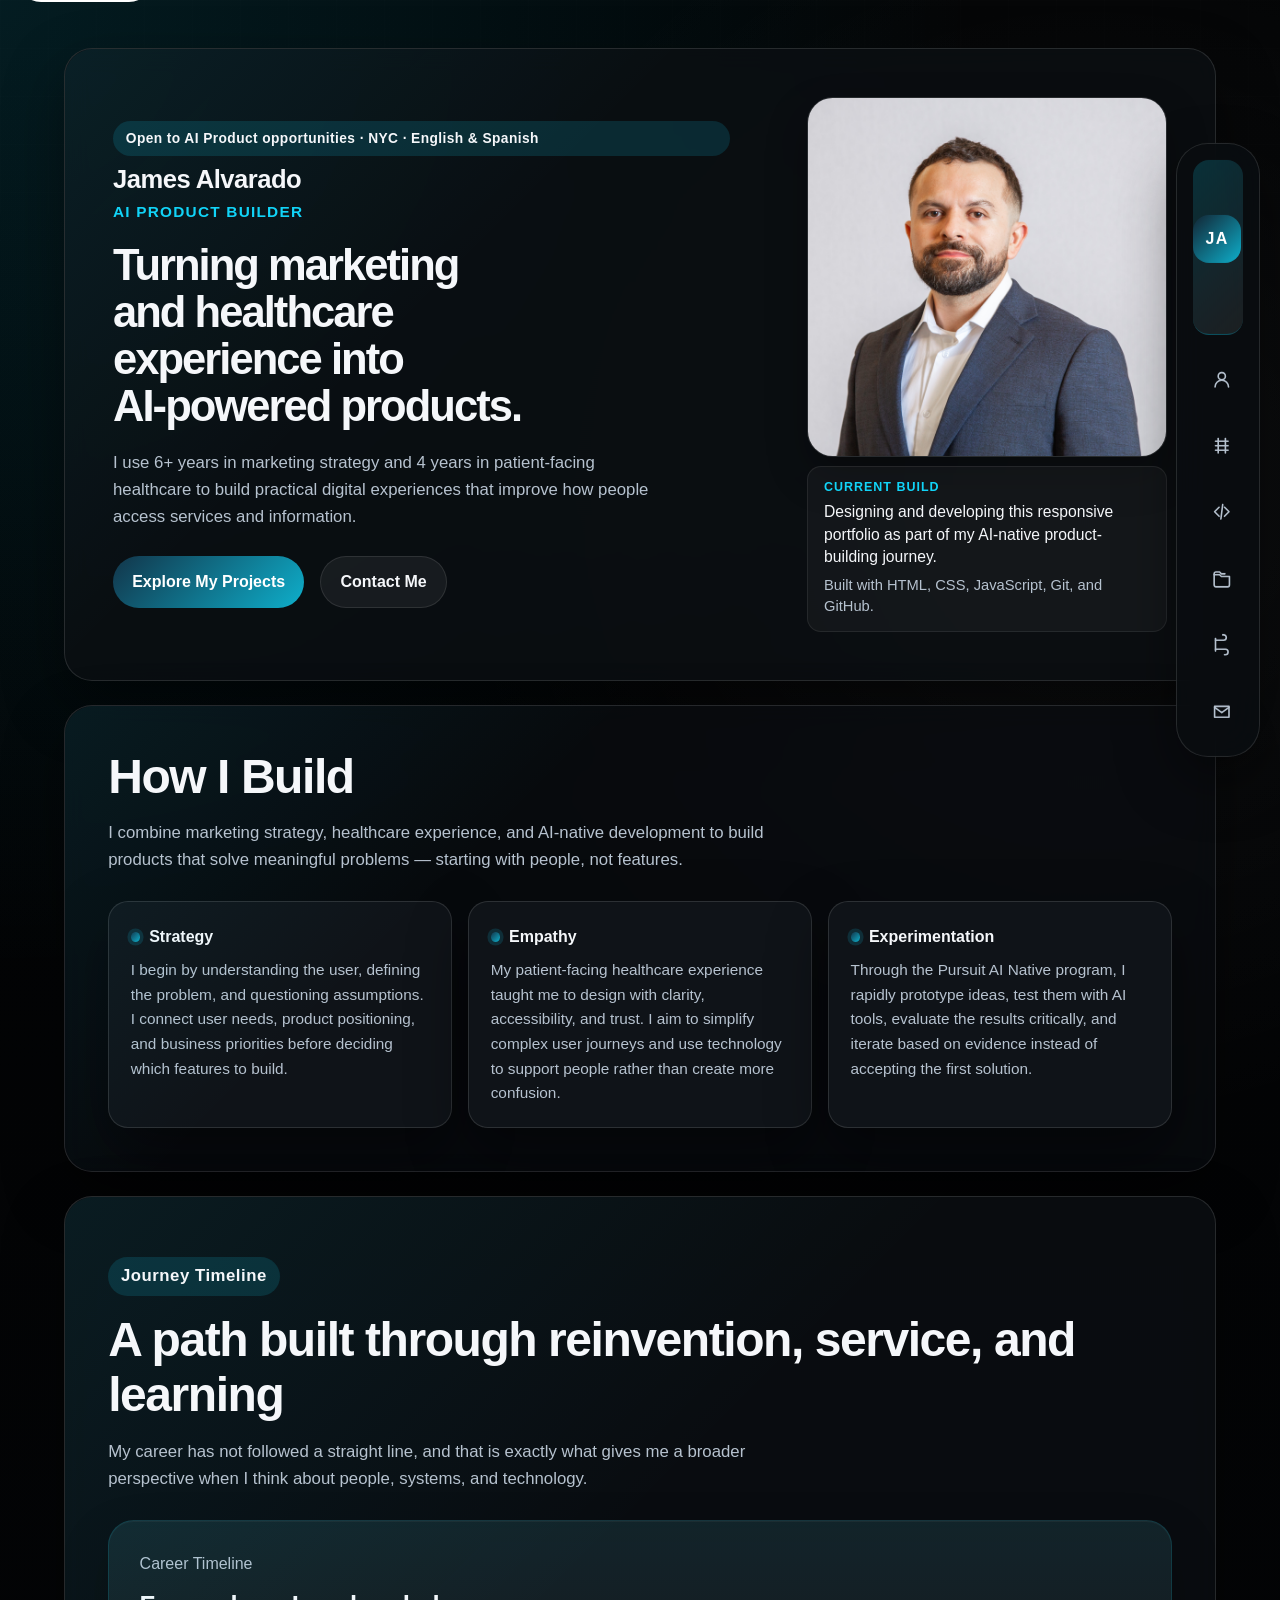
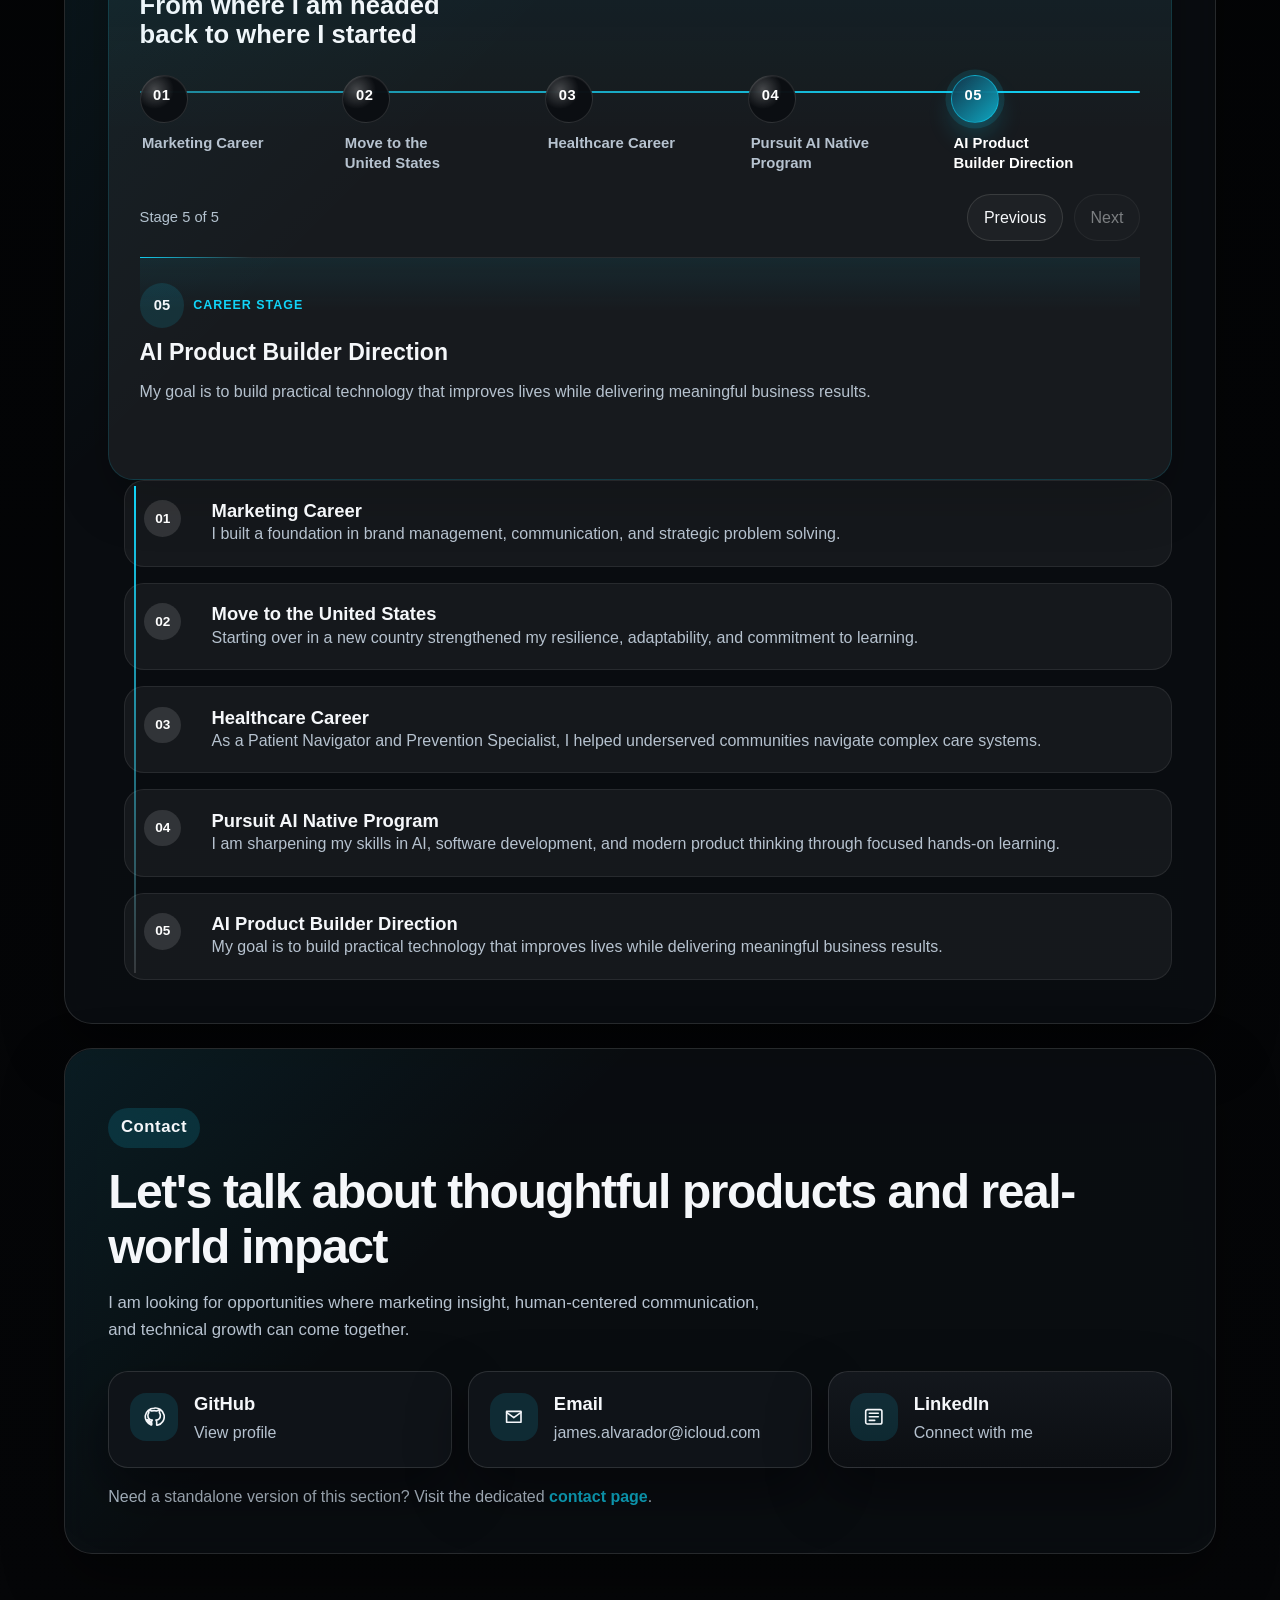
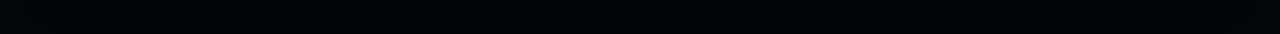
<file: index.html>
<!DOCTYPE html>
<html lang="en">
  <head>
    <meta charset="UTF-8" />
    <meta name="viewport" content="width=device-width, initial-scale=1.0" />
    <meta
      name="description"
      content="James Alvarado is a bilingual marketing professional and healthcare worker transitioning into AI and web development."
    />
    <title>James Alvarado | Portfolio</title>
    <link rel="stylesheet" href="styles.css" />
    <script src="script.js" defer></script>
  </head>
  <body>
    <a class="skip-link" href="#main-content">Skip to content</a>

    <aside class="sidebar" data-sidebar>
      <nav class="sidebar-shell" aria-label="Primary">
        <a class="sidebar-brand sidebar-home-link" href="index.html#home" aria-label="Home">
          <div class="brand-mark" aria-hidden="true">JA</div>
          <div class="brand-copy">
            <p class="brand-name">James Alvarado</p>
            <p class="brand-role">Marketing + Healthcare + AI</p>
          </div>
        </a>

        <ul class="nav-list">
          <li>
            <a class="nav-link" href="about.html#about" aria-label="About me">
              <span class="nav-icon" aria-hidden="true">
                <svg viewBox="0 0 24 24" role="presentation">
                  <path d="M12 12a4 4 0 1 0 0-8 4 4 0 0 0 0 8Z" />
                  <path d="M4.5 20a7.5 7.5 0 0 1 15 0" />
                </svg>
              </span>
              <span class="nav-label">About Me</span>
            </a>
          </li>
          <li>
            <a class="nav-link" href="about.html#bring" aria-label="What I bring">
              <span class="nav-icon" aria-hidden="true">
                <svg viewBox="0 0 24 24" role="presentation">
                  <path d="M5 7h14" />
                  <path d="M5 12h14" />
                  <path d="M5 17h14" />
                  <path d="M8 4v16" />
                  <path d="M16 4v16" />
                </svg>
              </span>
              <span class="nav-label">What I Bring</span>
            </a>
          </li>
          <li>
            <a class="nav-link" href="skills.html#skills" aria-label="Skills">
              <span class="nav-icon" aria-hidden="true">
                <svg viewBox="0 0 24 24" role="presentation">
                  <path d="m9 7-5 5 5 5" />
                  <path d="m15 7 5 5-5 5" />
                  <path d="M13 4 11 20" />
                </svg>
              </span>
              <span class="nav-label">Skills</span>
            </a>
          </li>
          <li>
            <a class="nav-link" href="projects.html#projects" aria-label="Projects">
              <span class="nav-icon" aria-hidden="true">
                <svg viewBox="0 0 24 24" role="presentation">
                  <path d="M3.5 7.5h6l2 2h9v9.5a2 2 0 0 1-2 2h-13a2 2 0 0 1-2-2Z" />
                  <path d="M3.5 7.5v-1a2 2 0 0 1 2-2h4l2 2h4" />
                </svg>
              </span>
              <span class="nav-label">Projects</span>
            </a>
          </li>
          <li>
            <a class="nav-link" href="index.html#journey" aria-label="Journey timeline">
              <span class="nav-icon" aria-hidden="true">
                <svg viewBox="0 0 24 24" role="presentation">
                  <path d="M5 19V5" />
                  <path d="M5 7h9a3 3 0 0 0 0-6h-1" />
                  <path d="M5 17h11a3 3 0 0 1 0 6h-1" />
                </svg>
              </span>
              <span class="nav-label">Journey</span>
            </a>
          </li>
          <li>
            <a class="nav-link" href="index.html#contact" aria-label="Contact me">
              <span class="nav-icon" aria-hidden="true">
                <svg viewBox="0 0 24 24" role="presentation">
                  <path d="M4 6h16v12H4z" />
                  <path d="m4 7 8 6 8-6" />
                </svg>
              </span>
              <span class="nav-label">Contact Me</span>
            </a>
          </li>
        </ul>
      </nav>
    </aside>

    <main id="main-content" class="page-shell home-page-shell">
      <section class="hero reveal visible" id="home">
        <div class="hero-copy">
          <p class="eyebrow">Open to AI Product opportunities &middot; NYC &middot; English &amp; Spanish</p>
          <p class="hero-name">James Alvarado</p>
          <p class="hero-role">AI PRODUCT BUILDER</p>
          <h1 class="hero-title">
            Turning marketing and healthcare experience into <span class="keep-together">AI-powered</span> products.
          </h1>

          <p class="hero-intro">
            I use 6+ years in marketing strategy and 4 years in patient-facing healthcare to build practical digital experiences that improve how people access services and information.
          </p>

          <div class="hero-actions">
            <a class="button button-primary" href="projects.html#projects">Explore My Projects</a>
            <a class="button button-secondary" href="index.html#contact">Contact Me</a>
          </div>
        </div>

        <aside class="hero-panel" aria-label="Profile portrait">
          <img
            class="hero-portrait"
            src="assets/images/james-alvarado.jpg"
            alt="Portrait of James Alvarado"
          />
          <div class="hero-current-build" aria-label="Current build evidence">
            <p class="hero-current-build-label">CURRENT BUILD</p>
            <p class="hero-current-build-text">
              Designing and developing this responsive portfolio as part of my AI-native
              product-building journey.
            </p>
            <p class="hero-current-build-detail">
              Built with HTML, CSS, JavaScript, Git, and GitHub.
            </p>
          </div>
        </aside>
      </section>

      <section class="section reveal how-i-build" id="how-i-build">
        <div class="section-heading section-heading-compact">
          <h2>How I Build</h2>
          <p>
            I combine marketing strategy, healthcare experience, and AI-native development to build products that solve meaningful problems — starting with people, not features.
          </p>
        </div>

        <div class="detail-grid detail-grid--build">
          <article class="detail-card">
            <p class="detail-title">Strategy</p>
            <p class="detail-text">
              I begin by understanding the user, defining the problem, and questioning
              assumptions. I connect user needs, product positioning, and business priorities
              before deciding which features to build.
            </p>
          </article>
          <article class="detail-card">
            <p class="detail-title">Empathy</p>
            <p class="detail-text">
              My patient-facing healthcare experience taught me to design with clarity,
              accessibility, and trust. I aim to simplify complex user journeys and use
              technology to support people rather than create more confusion.
            </p>
          </article>
          <article class="detail-card">
            <p class="detail-title">Experimentation</p>
            <p class="detail-text">
              Through the Pursuit AI Native program, I rapidly prototype ideas, test them
              with AI tools, evaluate the results critically, and iterate based on evidence
              instead of accepting the first solution.
            </p>
          </article>
        </div>
      </section>

      <section class="section reveal" id="journey">
        <div class="section-heading">
          <p class="eyebrow">Journey Timeline</p>
          <h2>A path built through reinvention, service, and learning</h2>
          <p>
            My career has not followed a straight line, and that is exactly what gives me a
            broader perspective when I think about people, systems, and technology.
          </p>
        </div>

        <div class="journey-showcase">
          <section class="hero-timeline-card journey-timeline-card" aria-labelledby="hero-timeline-title">
            <p class="card-label hero-timeline-kicker">Career Timeline</p>
            <h3 class="hero-timeline-title" id="hero-timeline-title">
              From where I am headed back to where I started
            </h3>
            <div class="hero-timeline-nav" role="tablist" aria-label="Career timeline steps"></div>
            <div class="hero-timeline-footer">
              <p class="hero-timeline-status" aria-live="polite"></p>
              <div class="hero-timeline-actions" aria-label="Career timeline controls">
                <button class="hero-timeline-control" type="button" data-journey-direction="prev">
                  Previous
                </button>
                <button class="hero-timeline-control" type="button" data-journey-direction="next">
                  Next
                </button>
              </div>
            </div>
            <div class="hero-timeline-panel" tabindex="0"></div>
          </section>
        </div>

        <div class="timeline timeline-source" hidden aria-hidden="true">
          <article class="timeline-item">
            <span class="timeline-year">01</span>
            <div>
              <h3>Marketing Career</h3>
              <p>
                I built a foundation in brand management, communication, and strategic
                problem solving.
              </p>
            </div>
          </article>
          <article class="timeline-item">
            <span class="timeline-year">02</span>
            <div>
              <h3>Move to the United States</h3>
              <p>
                Starting over in a new country strengthened my resilience, adaptability, and
                commitment to learning.
              </p>
            </div>
          </article>
          <article class="timeline-item">
            <span class="timeline-year">03</span>
            <div>
              <h3>Healthcare Career</h3>
              <p>
                As a Patient Navigator and Prevention Specialist, I helped underserved
                communities navigate complex care systems.
              </p>
            </div>
          </article>
          <article class="timeline-item">
            <span class="timeline-year">04</span>
            <div>
              <h3>Pursuit AI Native Program</h3>
              <p>
                I am sharpening my skills in AI, software development, and modern product
                thinking through focused hands-on learning.
              </p>
            </div>
          </article>
          <article class="timeline-item">
            <span class="timeline-year">05</span>
            <div>
              <h3>AI Product Builder Direction</h3>
              <p>
                My goal is to build practical technology that improves lives while delivering
                meaningful business results.
              </p>
            </div>
          </article>
        </div>
      </section>

      <section class="section reveal" id="contact">
        <div class="section-heading">
          <p class="eyebrow">Contact</p>
          <h2>Let&apos;s talk about thoughtful products and real-world impact</h2>
          <p>
            I am looking for opportunities where marketing insight, human-centered
            communication, and technical growth can come together.
          </p>
        </div>

        <div class="contact-grid">
          <a
            class="contact-card"
            href="https://github.com/James-Alvarado"
            target="_blank"
            rel="noreferrer"
          >
            <span class="contact-icon" aria-hidden="true">
              <svg class="icon-filled" viewBox="0 0 24 24" role="presentation">
                <path
                  d="M12 2.5a9.5 9.5 0 0 0-3 18.5c.5.1.7-.2.7-.5v-1.8c-3 .7-3.7-1.3-3.7-1.3-.5-1.2-1.1-1.5-1.1-1.5-.9-.6.1-.6.1-.6 1 .1 1.6 1 1.6 1 .9 1.6 2.4 1.2 3 .9.1-.7.4-1.2.7-1.5-2.4-.3-4.9-1.2-4.9-5.2 0-1.2.4-2.2 1.1-3-.1-.3-.5-1.4.1-2.9 0 0 .9-.3 3 .9a10 10 0 0 1 5.5 0c2.1-1.2 3-.9 3-.9.6 1.5.2 2.6.1 2.9.7.8 1.1 1.8 1.1 3 0 4-2.5 4.9-4.9 5.2.4.3.8 1 .8 2.1v3.1c0 .3.2.6.7.5A9.5 9.5 0 0 0 12 2.5Z"
                />
              </svg>
            </span>
            <div>
              <h3>GitHub</h3>
              <p>View profile</p>
            </div>
          </a>

          <a class="contact-card" href="mailto:james.alvarador@icloud.com">
            <span class="contact-icon" aria-hidden="true">
              <svg viewBox="0 0 24 24" role="presentation">
                <path d="M4 6h16v12H4z" />
                <path d="m4 7 8 6 8-6" />
              </svg>
            </span>
            <div>
              <h3>Email</h3>
              <p>james.alvarador@icloud.com</p>
            </div>
          </a>

          <a
            class="contact-card contact-card-muted"
            href="https://www.linkedin.com/in/james-alvarado-3762a751"
            target="_blank"
            rel="noreferrer"
          >
            <span class="contact-icon" aria-hidden="true">
              <svg viewBox="0 0 24 24" role="presentation">
                <path d="M7 8h10" />
                <path d="M7 12h10" />
                <path d="M7 16h6" />
                <path d="M5 4h14a2 2 0 0 1 2 2v12a2 2 0 0 1-2 2H5a2 2 0 0 1-2-2V6a2 2 0 0 1 2-2Z" />
              </svg>
            </span>
            <div>
              <h3>LinkedIn</h3>
              <p>Connect with me</p>
            </div>
          </a>
        </div>

        <div class="section-note">
          <p>
            Need a standalone version of this section? Visit the dedicated
            <a href="contact.html#contact">contact page</a>.
          </p>
        </div>
      </section>
    </main>
  </body>
</html>
</file>
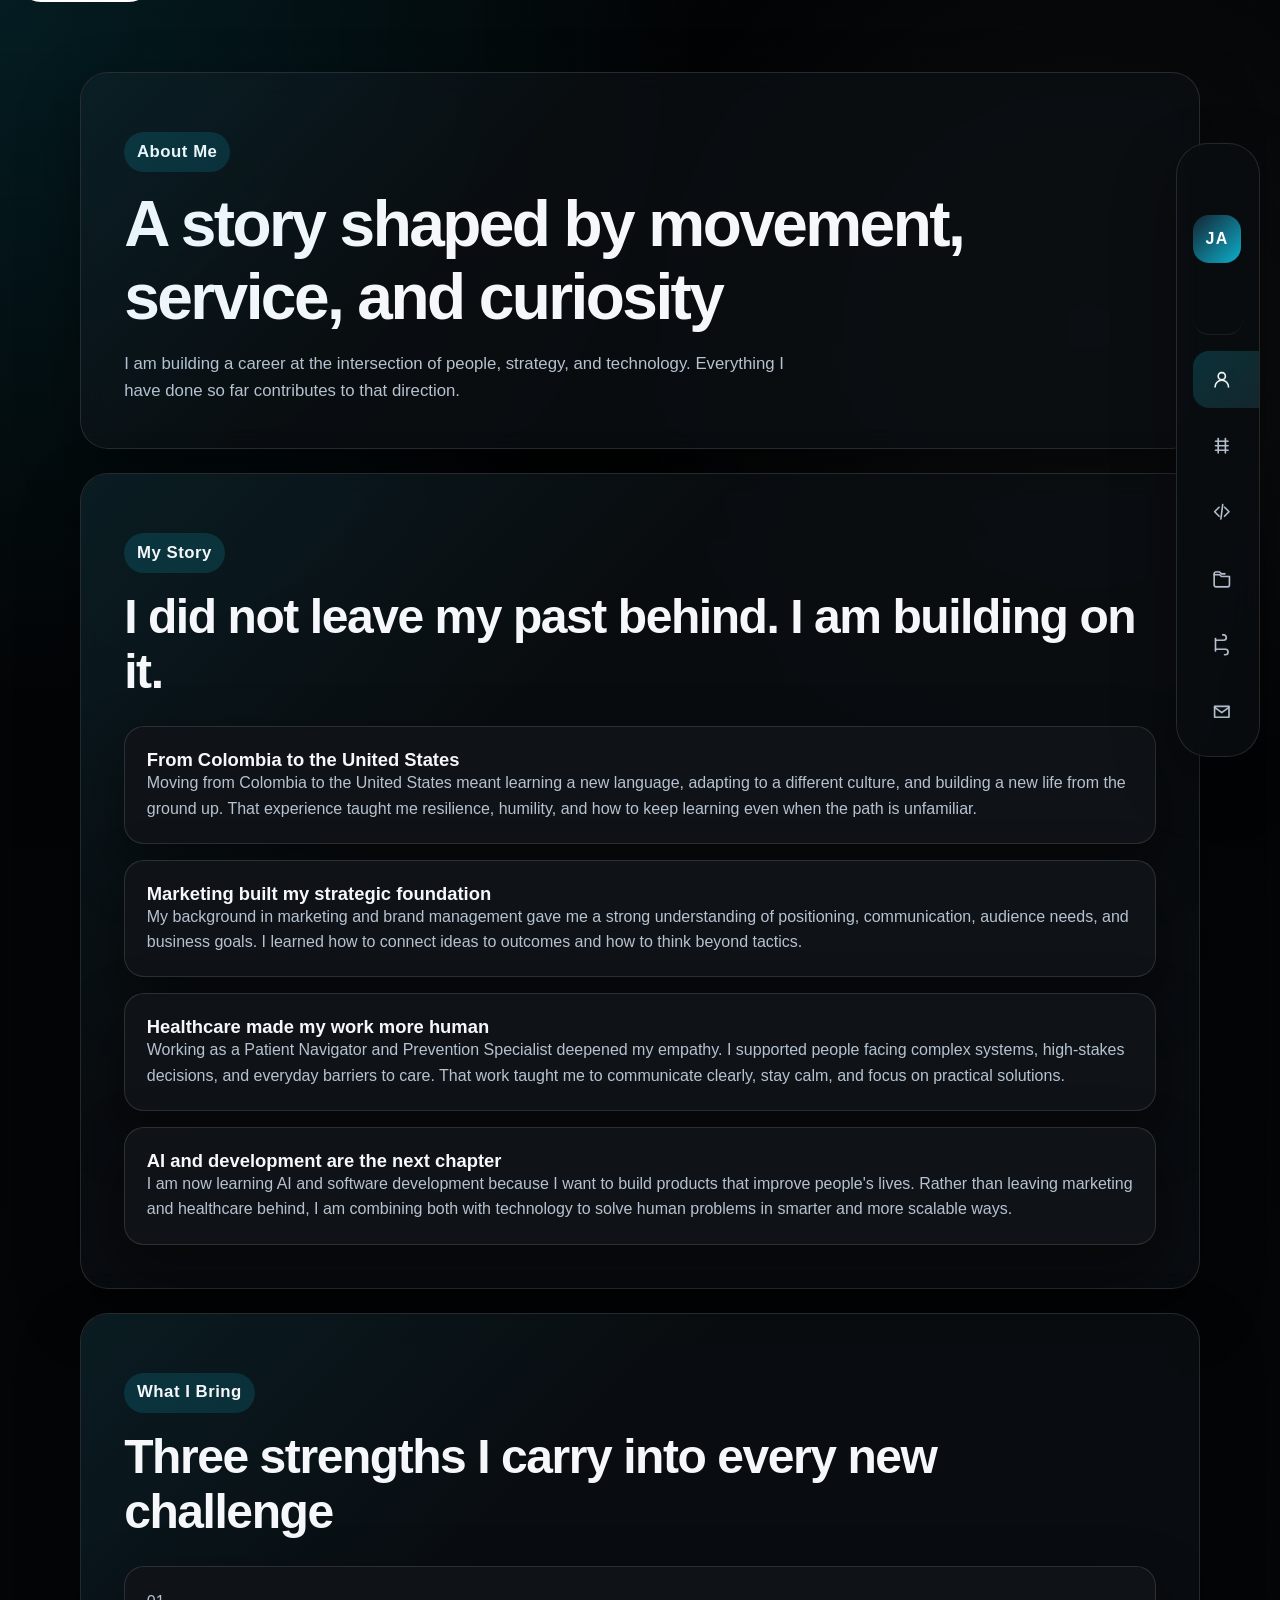
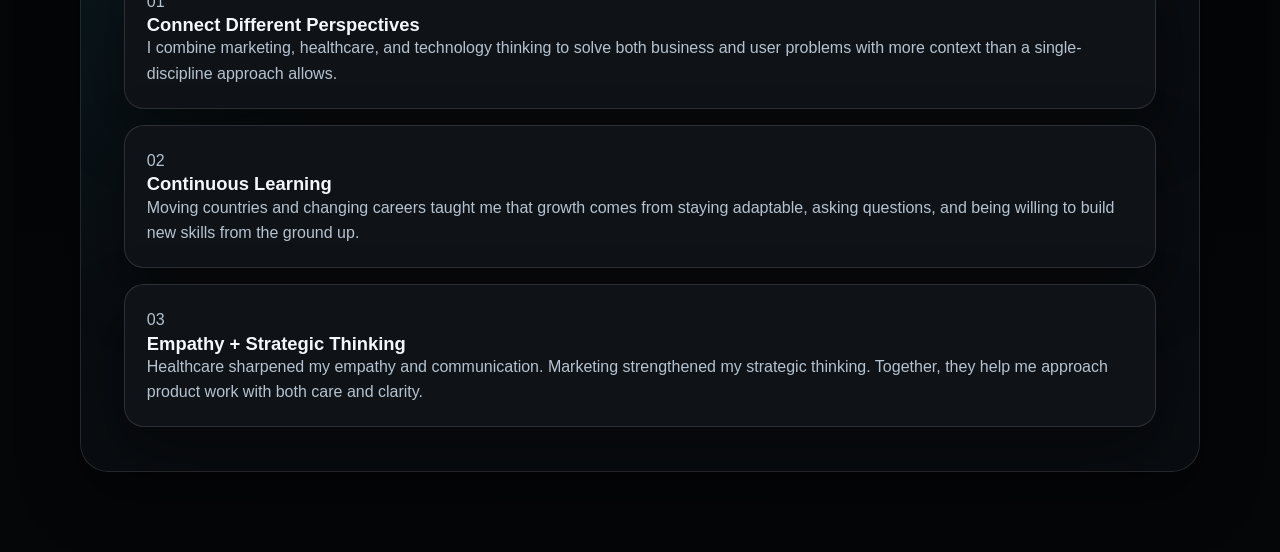
<file: about.html>
<!DOCTYPE html>
<html lang="en">
  <head>
    <meta charset="UTF-8" />
    <meta name="viewport" content="width=device-width, initial-scale=1.0" />
    <meta
      name="description"
      content="Learn more about James Alvarado's story, background, and what he brings to teams."
    />
    <title>About | James Alvarado</title>
    <link rel="stylesheet" href="styles.css" />
    <script src="script.js" defer></script>
  </head>
  <body>
    <a class="skip-link" href="#main-content">Skip to content</a>

    <aside class="sidebar" data-sidebar>
      <nav class="sidebar-shell" aria-label="Primary">
        <a class="sidebar-brand sidebar-home-link" href="index.html#home" aria-label="Home">
          <div class="brand-mark" aria-hidden="true">JA</div>
          <div class="brand-copy">
            <p class="brand-name">James Alvarado</p>
            <p class="brand-role">Marketing + Healthcare + AI</p>
          </div>
        </a>

        <ul class="nav-list">
          <li>
            <a class="nav-link" href="about.html#about" aria-label="About me">
              <span class="nav-icon" aria-hidden="true">
                <svg viewBox="0 0 24 24" role="presentation">
                  <path d="M12 12a4 4 0 1 0 0-8 4 4 0 0 0 0 8Z" />
                  <path d="M4.5 20a7.5 7.5 0 0 1 15 0" />
                </svg>
              </span>
              <span class="nav-label">About Me</span>
            </a>
          </li>
          <li>
            <a class="nav-link" href="about.html#bring" aria-label="What I bring">
              <span class="nav-icon" aria-hidden="true">
                <svg viewBox="0 0 24 24" role="presentation">
                  <path d="M5 7h14" />
                  <path d="M5 12h14" />
                  <path d="M5 17h14" />
                  <path d="M8 4v16" />
                  <path d="M16 4v16" />
                </svg>
              </span>
              <span class="nav-label">What I Bring</span>
            </a>
          </li>
          <li>
            <a class="nav-link" href="skills.html#skills" aria-label="Skills">
              <span class="nav-icon" aria-hidden="true">
                <svg viewBox="0 0 24 24" role="presentation">
                  <path d="m9 7-5 5 5 5" />
                  <path d="m15 7 5 5-5 5" />
                  <path d="M13 4 11 20" />
                </svg>
              </span>
              <span class="nav-label">Skills</span>
            </a>
          </li>
          <li>
            <a class="nav-link" href="projects.html#projects" aria-label="Projects">
              <span class="nav-icon" aria-hidden="true">
                <svg viewBox="0 0 24 24" role="presentation">
                  <path d="M3.5 7.5h6l2 2h9v9.5a2 2 0 0 1-2 2h-13a2 2 0 0 1-2-2Z" />
                  <path d="M3.5 7.5v-1a2 2 0 0 1 2-2h4l2 2h4" />
                </svg>
              </span>
              <span class="nav-label">Projects</span>
            </a>
          </li>
          <li>
            <a class="nav-link" href="index.html#journey" aria-label="Journey timeline">
              <span class="nav-icon" aria-hidden="true">
                <svg viewBox="0 0 24 24" role="presentation">
                  <path d="M5 19V5" />
                  <path d="M5 7h9a3 3 0 0 0 0-6h-1" />
                  <path d="M5 17h11a3 3 0 0 1 0 6h-1" />
                </svg>
              </span>
              <span class="nav-label">Journey</span>
            </a>
          </li>
          <li>
            <a class="nav-link" href="index.html#contact" aria-label="Contact me">
              <span class="nav-icon" aria-hidden="true">
                <svg viewBox="0 0 24 24" role="presentation">
                  <path d="M4 6h16v12H4z" />
                  <path d="m4 7 8 6 8-6" />
                </svg>
              </span>
              <span class="nav-label">Contact Me</span>
            </a>
          </li>
        </ul>
      </nav>
    </aside>

    <main id="main-content" class="page-shell">
      <section class="page-hero reveal visible" id="about">
        <p class="eyebrow">About Me</p>
        <h1>A story shaped by movement, service, and curiosity</h1>
        <p>
          I am building a career at the intersection of people, strategy, and technology.
          Everything I have done so far contributes to that direction.
        </p>
      </section>

      <section class="section reveal">
        <div class="section-heading">
          <p class="eyebrow">My Story</p>
          <h2>I did not leave my past behind. I am building on it.</h2>
        </div>

        <div class="story-grid">
          <article class="story-card">
            <h3>From Colombia to the United States</h3>
            <p>
              Moving from Colombia to the United States meant learning a new language,
              adapting to a different culture, and building a new life from the ground up.
              That experience taught me resilience, humility, and how to keep learning even
              when the path is unfamiliar.
            </p>
          </article>

          <article class="story-card">
            <h3>Marketing built my strategic foundation</h3>
            <p>
              My background in marketing and brand management gave me a strong understanding
              of positioning, communication, audience needs, and business goals. I learned
              how to connect ideas to outcomes and how to think beyond tactics.
            </p>
          </article>

          <article class="story-card">
            <h3>Healthcare made my work more human</h3>
            <p>
              Working as a Patient Navigator and Prevention Specialist deepened my empathy.
              I supported people facing complex systems, high-stakes decisions, and everyday
              barriers to care. That work taught me to communicate clearly, stay calm, and
              focus on practical solutions.
            </p>
          </article>

          <article class="story-card">
            <h3>AI and development are the next chapter</h3>
            <p>
              I am now learning AI and software development because I want to build products
              that improve people&apos;s lives. Rather than leaving marketing and healthcare
              behind, I am combining both with technology to solve human problems in smarter
              and more scalable ways.
            </p>
          </article>
        </div>
      </section>

      <section class="section reveal" id="bring">
        <div class="section-heading">
          <p class="eyebrow">What I Bring</p>
          <h2>Three strengths I carry into every new challenge</h2>
        </div>

        <div class="three-up-grid">
          <article class="feature-card">
            <p class="card-label">01</p>
            <h3>Connect Different Perspectives</h3>
            <p>
              I combine marketing, healthcare, and technology thinking to solve both business
              and user problems with more context than a single-discipline approach allows.
            </p>
          </article>

          <article class="feature-card">
            <p class="card-label">02</p>
            <h3>Continuous Learning</h3>
            <p>
              Moving countries and changing careers taught me that growth comes from staying
              adaptable, asking questions, and being willing to build new skills from the
              ground up.
            </p>
          </article>

          <article class="feature-card">
            <p class="card-label">03</p>
            <h3>Empathy + Strategic Thinking</h3>
            <p>
              Healthcare sharpened my empathy and communication. Marketing strengthened my
              strategic thinking. Together, they help me approach product work with both care
              and clarity.
            </p>
          </article>
        </div>
      </section>
    </main>
  </body>
</html>
</file>
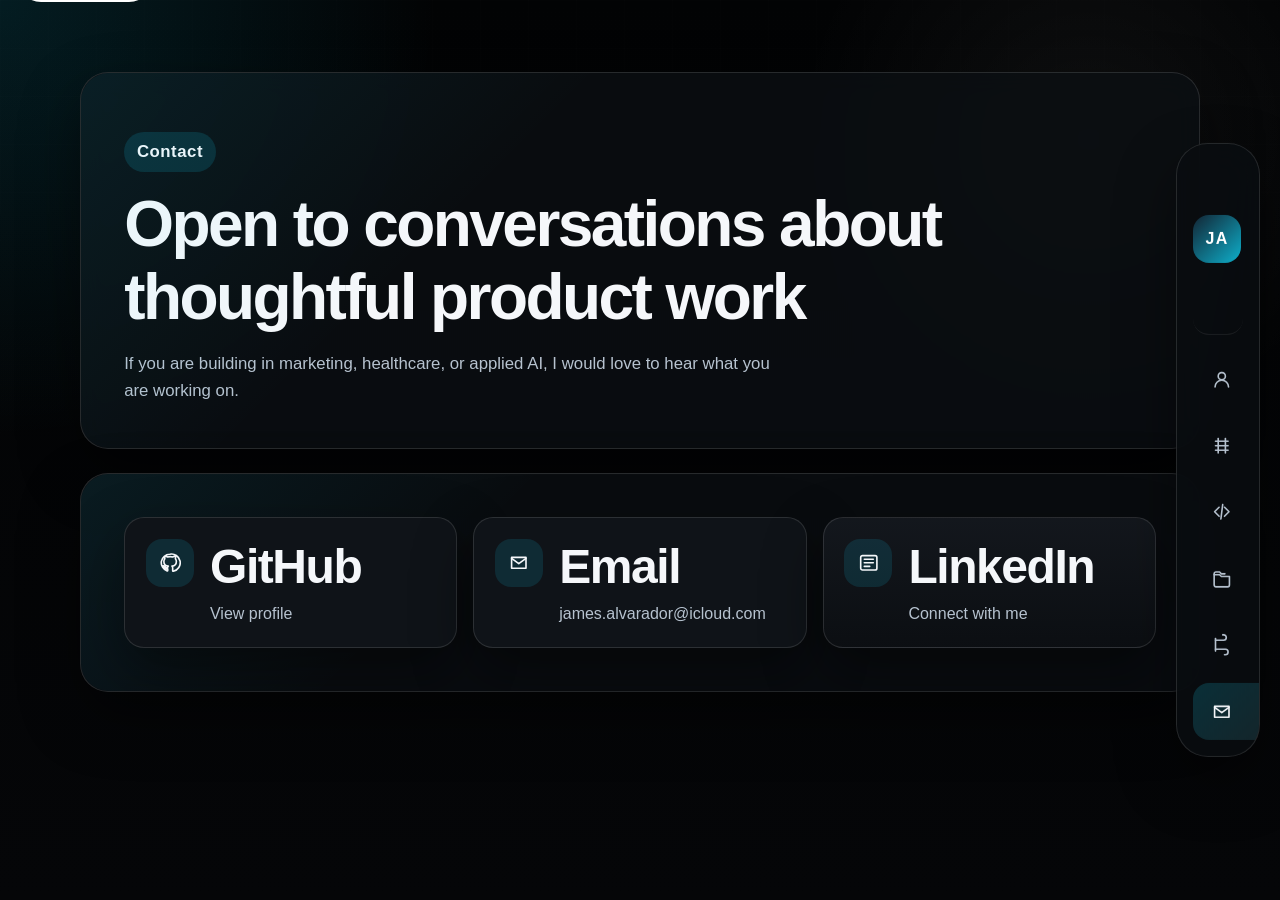
<file: contact.html>
<!DOCTYPE html>
<html lang="en">
  <head>
    <meta charset="UTF-8" />
    <meta name="viewport" content="width=device-width, initial-scale=1.0" />
    <meta
      name="description"
      content="Contact James Alvarado through GitHub, email, or LinkedIn."
    />
    <title>Contact | James Alvarado</title>
    <link rel="stylesheet" href="styles.css" />
    <script src="script.js" defer></script>
  </head>
  <body>
    <a class="skip-link" href="#main-content">Skip to content</a>

    <aside class="sidebar" data-sidebar>
      <nav class="sidebar-shell" aria-label="Primary">
        <a class="sidebar-brand sidebar-home-link" href="index.html#home" aria-label="Home">
          <div class="brand-mark" aria-hidden="true">JA</div>
          <div class="brand-copy">
            <p class="brand-name">James Alvarado</p>
            <p class="brand-role">Marketing + Healthcare + AI</p>
          </div>
        </a>

        <ul class="nav-list">
          <li>
            <a class="nav-link" href="about.html#about" aria-label="About me">
              <span class="nav-icon" aria-hidden="true">
                <svg viewBox="0 0 24 24" role="presentation">
                  <path d="M12 12a4 4 0 1 0 0-8 4 4 0 0 0 0 8Z" />
                  <path d="M4.5 20a7.5 7.5 0 0 1 15 0" />
                </svg>
              </span>
              <span class="nav-label">About Me</span>
            </a>
          </li>
          <li>
            <a class="nav-link" href="about.html#bring" aria-label="What I bring">
              <span class="nav-icon" aria-hidden="true">
                <svg viewBox="0 0 24 24" role="presentation">
                  <path d="M5 7h14" />
                  <path d="M5 12h14" />
                  <path d="M5 17h14" />
                  <path d="M8 4v16" />
                  <path d="M16 4v16" />
                </svg>
              </span>
              <span class="nav-label">What I Bring</span>
            </a>
          </li>
          <li>
            <a class="nav-link" href="skills.html#skills" aria-label="Skills">
              <span class="nav-icon" aria-hidden="true">
                <svg viewBox="0 0 24 24" role="presentation">
                  <path d="m9 7-5 5 5 5" />
                  <path d="m15 7 5 5-5 5" />
                  <path d="M13 4 11 20" />
                </svg>
              </span>
              <span class="nav-label">Skills</span>
            </a>
          </li>
          <li>
            <a class="nav-link" href="projects.html#projects" aria-label="Projects">
              <span class="nav-icon" aria-hidden="true">
                <svg viewBox="0 0 24 24" role="presentation">
                  <path d="M3.5 7.5h6l2 2h9v9.5a2 2 0 0 1-2 2h-13a2 2 0 0 1-2-2Z" />
                  <path d="M3.5 7.5v-1a2 2 0 0 1 2-2h4l2 2h4" />
                </svg>
              </span>
              <span class="nav-label">Projects</span>
            </a>
          </li>
          <li>
            <a class="nav-link" href="index.html#journey" aria-label="Journey timeline">
              <span class="nav-icon" aria-hidden="true">
                <svg viewBox="0 0 24 24" role="presentation">
                  <path d="M5 19V5" />
                  <path d="M5 7h9a3 3 0 0 0 0-6h-1" />
                  <path d="M5 17h11a3 3 0 0 1 0 6h-1" />
                </svg>
              </span>
              <span class="nav-label">Journey</span>
            </a>
          </li>
          <li>
            <a class="nav-link" href="contact.html#contact" aria-label="Contact me">
              <span class="nav-icon" aria-hidden="true">
                <svg viewBox="0 0 24 24" role="presentation">
                  <path d="M4 6h16v12H4z" />
                  <path d="m4 7 8 6 8-6" />
                </svg>
              </span>
              <span class="nav-label">Contact Me</span>
            </a>
          </li>
        </ul>
      </nav>
    </aside>

    <main id="main-content" class="page-shell">
      <section class="page-hero reveal visible">
        <p class="eyebrow">Contact</p>
        <h1>Open to conversations about thoughtful product work</h1>
        <p>
          If you are building in marketing, healthcare, or applied AI, I would love to hear
          what you are working on.
        </p>
      </section>

      <section class="section reveal" id="contact">
        <div class="contact-grid">
          <a
            class="contact-card"
            href="https://github.com/James-Alvarado"
            target="_blank"
            rel="noreferrer"
          >
            <span class="contact-icon" aria-hidden="true">
              <svg class="icon-filled" viewBox="0 0 24 24" role="presentation">
                <path
                  d="M12 2.5a9.5 9.5 0 0 0-3 18.5c.5.1.7-.2.7-.5v-1.8c-3 .7-3.7-1.3-3.7-1.3-.5-1.2-1.1-1.5-1.1-1.5-.9-.6.1-.6.1-.6 1 .1 1.6 1 1.6 1 .9 1.6 2.4 1.2 3 .9.1-.7.4-1.2.7-1.5-2.4-.3-4.9-1.2-4.9-5.2 0-1.2.4-2.2 1.1-3-.1-.3-.5-1.4.1-2.9 0 0 .9-.3 3 .9a10 10 0 0 1 5.5 0c2.1-1.2 3-.9 3-.9.6 1.5.2 2.6.1 2.9.7.8 1.1 1.8 1.1 3 0 4-2.5 4.9-4.9 5.2.4.3.8 1 .8 2.1v3.1c0 .3.2.6.7.5A9.5 9.5 0 0 0 12 2.5Z"
                />
              </svg>
            </span>
            <div>
              <h2>GitHub</h2>
              <p>View profile</p>
            </div>
          </a>

          <a class="contact-card" href="mailto:james.alvarador@icloud.com">
            <span class="contact-icon" aria-hidden="true">
              <svg viewBox="0 0 24 24" role="presentation">
                <path d="M4 6h16v12H4z" />
                <path d="m4 7 8 6 8-6" />
              </svg>
            </span>
            <div>
              <h2>Email</h2>
              <p>james.alvarador@icloud.com</p>
            </div>
          </a>

          <a
            class="contact-card contact-card-muted"
            href="https://www.linkedin.com/in/james-alvarado-3762a751"
            target="_blank"
            rel="noreferrer"
          >
            <span class="contact-icon" aria-hidden="true">
              <svg viewBox="0 0 24 24" role="presentation">
                <path d="M7 8h10" />
                <path d="M7 12h10" />
                <path d="M7 16h6" />
                <path d="M5 4h14a2 2 0 0 1 2 2v12a2 2 0 0 1-2 2H5a2 2 0 0 1-2-2V6a2 2 0 0 1 2-2Z" />
              </svg>
            </span>
            <div>
              <h2>LinkedIn</h2>
              <p>Connect with me</p>
            </div>
          </a>
        </div>
      </section>
    </main>
  </body>
</html>
</file>
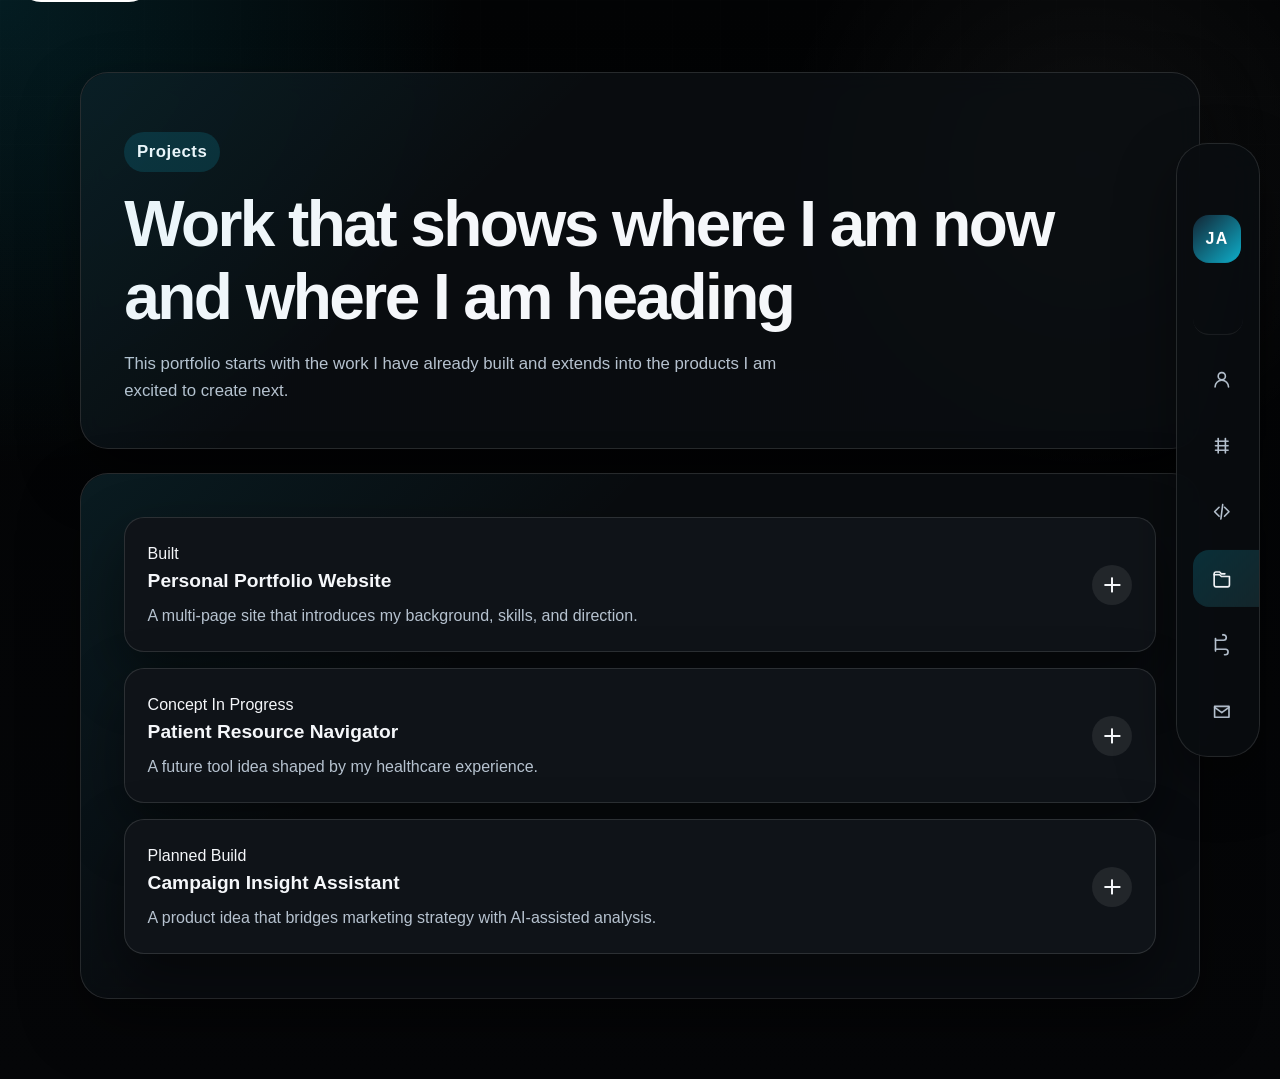
<file: projects.html>
<!DOCTYPE html>
<html lang="en">
  <head>
    <meta charset="UTF-8" />
    <meta name="viewport" content="width=device-width, initial-scale=1.0" />
    <meta
      name="description"
      content="Explore portfolio projects and in-progress ideas from James Alvarado."
    />
    <title>Projects | James Alvarado</title>
    <link rel="stylesheet" href="styles.css" />
    <script src="script.js" defer></script>
  </head>
  <body>
    <a class="skip-link" href="#main-content">Skip to content</a>

    <aside class="sidebar" data-sidebar>
      <nav class="sidebar-shell" aria-label="Primary">
        <a class="sidebar-brand sidebar-home-link" href="index.html#home" aria-label="Home">
          <div class="brand-mark" aria-hidden="true">JA</div>
          <div class="brand-copy">
            <p class="brand-name">James Alvarado</p>
            <p class="brand-role">Marketing + Healthcare + AI</p>
          </div>
        </a>

        <ul class="nav-list">
          <li>
            <a class="nav-link" href="about.html#about" aria-label="About me">
              <span class="nav-icon" aria-hidden="true">
                <svg viewBox="0 0 24 24" role="presentation">
                  <path d="M12 12a4 4 0 1 0 0-8 4 4 0 0 0 0 8Z" />
                  <path d="M4.5 20a7.5 7.5 0 0 1 15 0" />
                </svg>
              </span>
              <span class="nav-label">About Me</span>
            </a>
          </li>
          <li>
            <a class="nav-link" href="about.html#bring" aria-label="What I bring">
              <span class="nav-icon" aria-hidden="true">
                <svg viewBox="0 0 24 24" role="presentation">
                  <path d="M5 7h14" />
                  <path d="M5 12h14" />
                  <path d="M5 17h14" />
                  <path d="M8 4v16" />
                  <path d="M16 4v16" />
                </svg>
              </span>
              <span class="nav-label">What I Bring</span>
            </a>
          </li>
          <li>
            <a class="nav-link" href="skills.html#skills" aria-label="Skills">
              <span class="nav-icon" aria-hidden="true">
                <svg viewBox="0 0 24 24" role="presentation">
                  <path d="m9 7-5 5 5 5" />
                  <path d="m15 7 5 5-5 5" />
                  <path d="M13 4 11 20" />
                </svg>
              </span>
              <span class="nav-label">Skills</span>
            </a>
          </li>
          <li>
            <a class="nav-link" href="projects.html#projects" aria-label="Projects">
              <span class="nav-icon" aria-hidden="true">
                <svg viewBox="0 0 24 24" role="presentation">
                  <path d="M3.5 7.5h6l2 2h9v9.5a2 2 0 0 1-2 2h-13a2 2 0 0 1-2-2Z" />
                  <path d="M3.5 7.5v-1a2 2 0 0 1 2-2h4l2 2h4" />
                </svg>
              </span>
              <span class="nav-label">Projects</span>
            </a>
          </li>
          <li>
            <a class="nav-link" href="index.html#journey" aria-label="Journey timeline">
              <span class="nav-icon" aria-hidden="true">
                <svg viewBox="0 0 24 24" role="presentation">
                  <path d="M5 19V5" />
                  <path d="M5 7h9a3 3 0 0 0 0-6h-1" />
                  <path d="M5 17h11a3 3 0 0 1 0 6h-1" />
                </svg>
              </span>
              <span class="nav-label">Journey</span>
            </a>
          </li>
          <li>
            <a class="nav-link" href="index.html#contact" aria-label="Contact me">
              <span class="nav-icon" aria-hidden="true">
                <svg viewBox="0 0 24 24" role="presentation">
                  <path d="M4 6h16v12H4z" />
                  <path d="m4 7 8 6 8-6" />
                </svg>
              </span>
              <span class="nav-label">Contact Me</span>
            </a>
          </li>
        </ul>
      </nav>
    </aside>

    <main id="main-content" class="page-shell">
      <section class="page-hero reveal visible">
        <p class="eyebrow">Projects</p>
        <h1>Work that shows where I am now and where I am heading</h1>
        <p>
          This portfolio starts with the work I have already built and extends into the
          products I am excited to create next.
        </p>
      </section>

      <section class="section reveal" id="projects">
        <div class="accordion-grid">
          <article class="expand-card">
            <button
              class="card-toggle"
              type="button"
              aria-expanded="false"
              aria-controls="project-portfolio"
            >
              <span>
                <span class="card-label">Built</span>
                <span class="toggle-title">Personal Portfolio Website</span>
                <span class="toggle-summary">
                  A multi-page site that introduces my background, skills, and direction.
                </span>
              </span>
              <span class="toggle-indicator" aria-hidden="true"></span>
            </button>
            <div class="card-content" id="project-portfolio" hidden>
              <div class="project-detail">
                <h3>Project overview</h3>
                <p>
                  I built this website to create a professional online presence that explains
                  my career transition clearly and authentically.
                </p>
              </div>
              <div class="project-detail">
                <h3>Technologies used</h3>
                <p>HTML, CSS, JavaScript</p>
              </div>
              <div class="project-detail">
                <h3>What problem it solves</h3>
                <p>
                  It gives hiring managers and collaborators a clear way to understand my
                  experience, strengths, and future direction.
                </p>
              </div>
              <div class="project-detail">
                <h3>Lessons learned</h3>
                <p>
                  Building my first multi-page website from scratch taught me how to organize
                  content, create consistent UI patterns, and think about accessibility from
                  the start.
                </p>
              </div>
            </div>
          </article>

          <article class="expand-card">
            <button
              class="card-toggle"
              type="button"
              aria-expanded="false"
              aria-controls="project-healthcare"
            >
              <span>
                <span class="card-label">Concept In Progress</span>
                <span class="toggle-title">Patient Resource Navigator</span>
                <span class="toggle-summary">
                  A future tool idea shaped by my healthcare experience.
                </span>
              </span>
              <span class="toggle-indicator" aria-hidden="true"></span>
            </button>
            <div class="card-content" id="project-healthcare" hidden>
              <div class="project-detail">
                <h3>Project overview</h3>
                <p>
                  A guided experience that could help patients find relevant resources,
                  simplify next steps, and reduce confusion when navigating care options.
                </p>
              </div>
              <div class="project-detail">
                <h3>Technologies used</h3>
                <p>JavaScript, APIs, AI prompting, conversational UX thinking</p>
              </div>
              <div class="project-detail">
                <h3>What problem it solves</h3>
                <p>
                  Many people need clearer, more human support when dealing with complex
                  healthcare systems.
                </p>
              </div>
              <div class="project-detail">
                <h3>Lessons learned</h3>
                <p>
                  Defining this concept has reinforced how valuable domain knowledge can be
                  when imagining better product experiences.
                </p>
              </div>
            </div>
          </article>

          <article class="expand-card">
            <button
              class="card-toggle"
              type="button"
              aria-expanded="false"
              aria-controls="project-marketing"
            >
              <span>
                <span class="card-label">Planned Build</span>
                <span class="toggle-title">Campaign Insight Assistant</span>
                <span class="toggle-summary">
                  A product idea that bridges marketing strategy with AI-assisted analysis.
                </span>
              </span>
              <span class="toggle-indicator" aria-hidden="true"></span>
            </button>
            <div class="card-content" id="project-marketing" hidden>
              <div class="project-detail">
                <h3>Project overview</h3>
                <p>
                  A lightweight tool concept that could help teams turn campaign signals into
                  clearer summaries, next actions, and strategic recommendations.
                </p>
              </div>
              <div class="project-detail">
                <h3>Technologies used</h3>
                <p>HTML, CSS, JavaScript, prompt engineering, analytics thinking</p>
              </div>
              <div class="project-detail">
                <h3>What problem it solves</h3>
                <p>
                  Teams often have data but still need faster ways to interpret what matters
                  and communicate it clearly.
                </p>
              </div>
              <div class="project-detail">
                <h3>Lessons learned</h3>
                <p>
                  Planning this project has helped me connect my marketing background to the
                  kinds of AI-assisted workflows I want to build next.
                </p>
              </div>
            </div>
          </article>
        </div>
      </section>
    </main>
  </body>
</html>
</file>
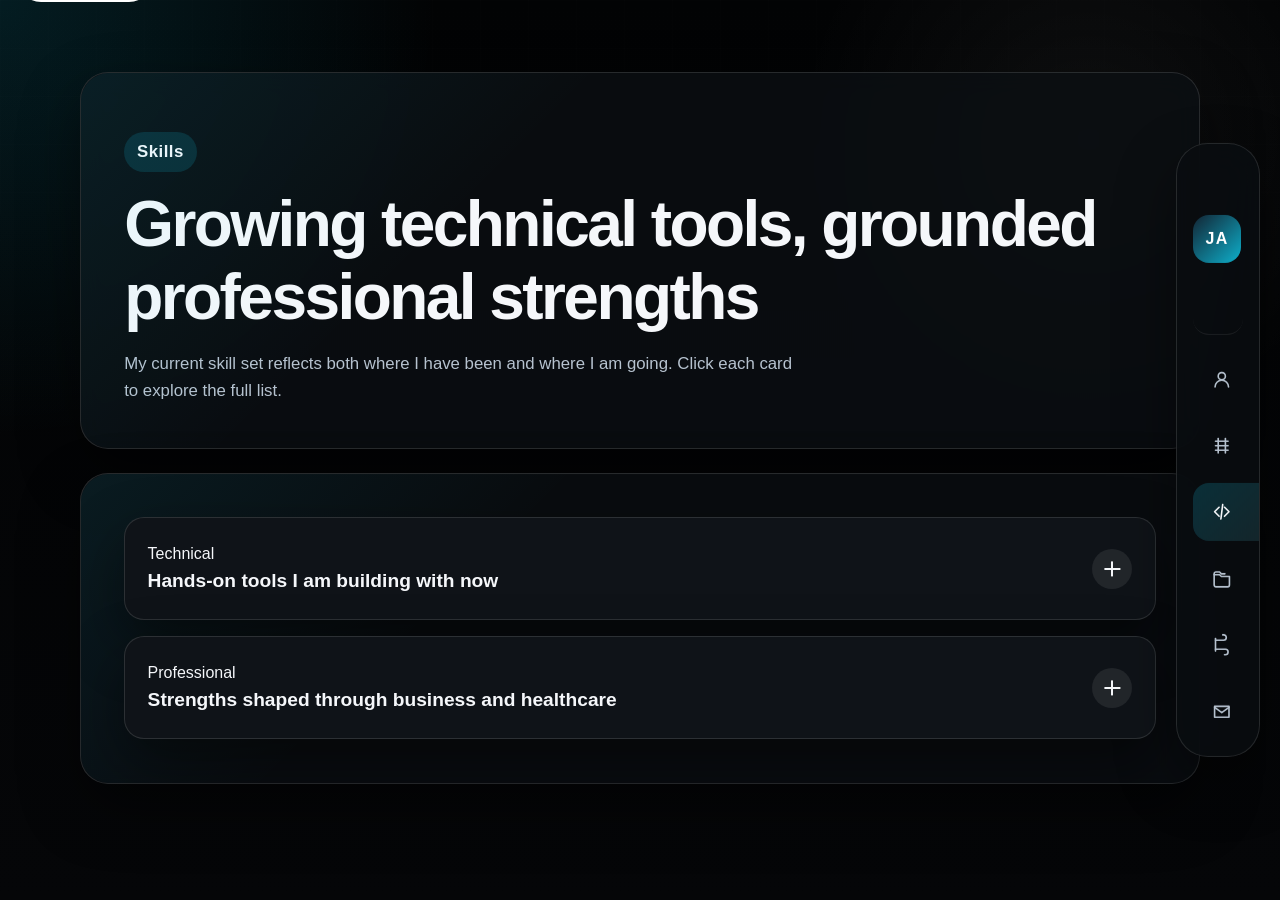
<file: skills.html>
<!DOCTYPE html>
<html lang="en">
  <head>
    <meta charset="UTF-8" />
    <meta name="viewport" content="width=device-width, initial-scale=1.0" />
    <meta
      name="description"
      content="Explore James Alvarado's technical and professional skills."
    />
    <title>Skills | James Alvarado</title>
    <link rel="stylesheet" href="styles.css" />
    <script src="script.js" defer></script>
  </head>
  <body>
    <a class="skip-link" href="#main-content">Skip to content</a>

    <aside class="sidebar" data-sidebar>
      <nav class="sidebar-shell" aria-label="Primary">
        <a class="sidebar-brand sidebar-home-link" href="index.html#home" aria-label="Home">
          <div class="brand-mark" aria-hidden="true">JA</div>
          <div class="brand-copy">
            <p class="brand-name">James Alvarado</p>
            <p class="brand-role">Marketing + Healthcare + AI</p>
          </div>
        </a>

        <ul class="nav-list">
          <li>
            <a class="nav-link" href="about.html#about" aria-label="About me">
              <span class="nav-icon" aria-hidden="true">
                <svg viewBox="0 0 24 24" role="presentation">
                  <path d="M12 12a4 4 0 1 0 0-8 4 4 0 0 0 0 8Z" />
                  <path d="M4.5 20a7.5 7.5 0 0 1 15 0" />
                </svg>
              </span>
              <span class="nav-label">About Me</span>
            </a>
          </li>
          <li>
            <a class="nav-link" href="about.html#bring" aria-label="What I bring">
              <span class="nav-icon" aria-hidden="true">
                <svg viewBox="0 0 24 24" role="presentation">
                  <path d="M5 7h14" />
                  <path d="M5 12h14" />
                  <path d="M5 17h14" />
                  <path d="M8 4v16" />
                  <path d="M16 4v16" />
                </svg>
              </span>
              <span class="nav-label">What I Bring</span>
            </a>
          </li>
          <li>
            <a class="nav-link" href="skills.html#skills" aria-label="Skills">
              <span class="nav-icon" aria-hidden="true">
                <svg viewBox="0 0 24 24" role="presentation">
                  <path d="m9 7-5 5 5 5" />
                  <path d="m15 7 5 5-5 5" />
                  <path d="M13 4 11 20" />
                </svg>
              </span>
              <span class="nav-label">Skills</span>
            </a>
          </li>
          <li>
            <a class="nav-link" href="projects.html#projects" aria-label="Projects">
              <span class="nav-icon" aria-hidden="true">
                <svg viewBox="0 0 24 24" role="presentation">
                  <path d="M3.5 7.5h6l2 2h9v9.5a2 2 0 0 1-2 2h-13a2 2 0 0 1-2-2Z" />
                  <path d="M3.5 7.5v-1a2 2 0 0 1 2-2h4l2 2h4" />
                </svg>
              </span>
              <span class="nav-label">Projects</span>
            </a>
          </li>
          <li>
            <a class="nav-link" href="index.html#journey" aria-label="Journey timeline">
              <span class="nav-icon" aria-hidden="true">
                <svg viewBox="0 0 24 24" role="presentation">
                  <path d="M5 19V5" />
                  <path d="M5 7h9a3 3 0 0 0 0-6h-1" />
                  <path d="M5 17h11a3 3 0 0 1 0 6h-1" />
                </svg>
              </span>
              <span class="nav-label">Journey</span>
            </a>
          </li>
          <li>
            <a class="nav-link" href="index.html#contact" aria-label="Contact me">
              <span class="nav-icon" aria-hidden="true">
                <svg viewBox="0 0 24 24" role="presentation">
                  <path d="M4 6h16v12H4z" />
                  <path d="m4 7 8 6 8-6" />
                </svg>
              </span>
              <span class="nav-label">Contact Me</span>
            </a>
          </li>
        </ul>
      </nav>
    </aside>

    <main id="main-content" class="page-shell">
      <section class="page-hero reveal visible">
        <p class="eyebrow">Skills</p>
        <h1>Growing technical tools, grounded professional strengths</h1>
        <p>
          My current skill set reflects both where I have been and where I am going. Click
          each card to explore the full list.
        </p>
      </section>

      <section class="section reveal" id="skills">
        <div class="accordion-grid">
          <article class="expand-card">
            <button
              class="card-toggle"
              type="button"
              aria-expanded="false"
              aria-controls="technical-skills"
            >
              <span>
                <span class="card-label">Technical</span>
                <span class="toggle-title">Hands-on tools I am building with now</span>
              </span>
              <span class="toggle-indicator" aria-hidden="true"></span>
            </button>
            <div class="card-content" id="technical-skills" hidden>
              <div class="skill-groups">
                <div class="skill-group">
                  <p class="skill-group-title">Front-end foundations</p>
                  <p class="skill-group-values">HTML &middot; CSS &middot; JavaScript</p>
                </div>
                <div class="skill-group">
                  <p class="skill-group-title">Development workflow</p>
                  <p class="skill-group-values">Git &middot; GitHub</p>
                </div>
              </div>
            </div>
          </article>

          <article class="expand-card">
            <button
              class="card-toggle"
              type="button"
              aria-expanded="false"
              aria-controls="professional-skills"
            >
              <span>
                <span class="card-label">Professional</span>
                <span class="toggle-title">Strengths shaped through business and healthcare</span>
              </span>
              <span class="toggle-indicator" aria-hidden="true"></span>
            </button>
            <div class="card-content" id="professional-skills" hidden>
              <ul class="skill-list">
                <li>Marketing Strategy</li>
                <li>Brand Management</li>
                <li>Problem Solving</li>
                <li>Communication</li>
                <li>Product Thinking</li>
                <li>Healthcare Navigation</li>
                <li>Cross-functional Collaboration</li>
              </ul>
            </div>
          </article>
        </div>
      </section>
    </main>
  </body>
</html>
</file>
<file: styles.css>
:root {
  --color-background: #050608;
  --color-surface: rgba(12, 15, 19, 0.82);
  --color-surface-strong: #0f1318;
  --color-border: rgba(255, 255, 255, 0.12);
  --color-text: #f5f7fa;
  --color-text-soft: #b6c2cf;
  --color-accent: #11d4f8;
  --color-accent-strong: #0eafcb;
  --color-shadow: 0 24px 60px rgba(0, 0, 0, 0.42);
  --radius-large: 28px;
  --radius-medium: 20px;
  --radius-small: 14px;
  --content-width: 1120px;
  --nav-collapsed: 5.25rem;
  --nav-expanded: 17rem;
  --transition: 220ms ease;
  --font-stack: "SF Pro Display", "SF Pro Text", Inter, Helvetica, Arial, sans-serif;
}

*,
*::before,
*::after {
  box-sizing: border-box;
}

html {
  scroll-behavior: smooth;
}

body {
  margin: 0;
  min-height: 100vh;
  font-family: var(--font-stack);
  color: var(--color-text);
  background:
    radial-gradient(circle at top left, rgba(17, 212, 248, 0.12), transparent 28%),
    radial-gradient(circle at 85% 15%, rgba(255, 255, 255, 0.05), transparent 22%),
    linear-gradient(180deg, #020304 0%, var(--color-background) 100%);
  line-height: 1.6;
}

body::before {
  content: "";
  position: fixed;
  inset: 0;
  background-image:
    linear-gradient(rgba(255, 255, 255, 0.03) 1px, transparent 1px),
    linear-gradient(90deg, rgba(255, 255, 255, 0.03) 1px, transparent 1px);
  background-size: 48px 48px;
  mask-image: linear-gradient(180deg, rgba(0, 0, 0, 0.28), transparent 72%);
  pointer-events: none;
}

img,
svg {
  display: block;
  max-width: 100%;
}

a {
  color: inherit;
  text-decoration: none;
}

button {
  font: inherit;
}

.skip-link {
  position: absolute;
  top: -3rem;
  left: 1rem;
  z-index: 30;
  padding: 0.75rem 1rem;
  border-radius: 999px;
  background: #ffffff;
  color: #050608;
  transition: top var(--transition);
}

.skip-link:focus {
  top: 1rem;
}

.page-shell {
  width: min(calc(100% - 8rem), var(--content-width));
  margin: 0 auto;
  padding: 3rem 0 5rem;
}

.home-page-shell {
  width: min(calc(100% - 8rem), 1220px);
}

.sidebar {
  position: fixed;
  top: 50%;
  right: 1.25rem;
  z-index: 20;
  transform: translateY(-50%);
}

.sidebar-shell {
  width: var(--nav-collapsed);
  padding: 1rem;
  border: 1px solid var(--color-border);
  border-radius: 2rem;
  background: rgba(10, 13, 17, 0.88);
  box-shadow: var(--color-shadow);
  backdrop-filter: blur(18px);
  overflow: hidden;
  transition:
    width var(--transition),
    border-color var(--transition),
    transform var(--transition);
}

.sidebar:hover .sidebar-shell,
.sidebar:focus-within .sidebar-shell,
.sidebar.is-expanded .sidebar-shell {
  width: var(--nav-expanded);
  border-color: rgba(17, 212, 248, 0.35);
  transform: translateX(-0.15rem);
}

.sidebar-brand {
  display: flex;
  align-items: center;
  gap: 0.9rem;
  padding-bottom: 1rem;
  margin-bottom: 1rem;
  border-bottom: 1px solid rgba(255, 255, 255, 0.08);
}

.sidebar-home-link {
  border-radius: 1rem;
  transition:
    background-color var(--transition),
    transform var(--transition),
    border-color var(--transition);
}

.sidebar-home-link:hover,
.sidebar-home-link:focus-visible {
  background: rgba(17, 212, 248, 0.12);
  transform: translateX(-0.15rem);
  outline: none;
}

.sidebar-home-link[aria-current="page"] {
  background: linear-gradient(135deg, rgba(17, 212, 248, 0.18), rgba(255, 255, 255, 0.08));
  border-color: rgba(17, 212, 248, 0.22);
}

.brand-mark {
  width: 3rem;
  height: 3rem;
  display: grid;
  place-items: center;
  border-radius: 1rem;
  background: linear-gradient(135deg, #132534, #0eafcb);
  color: #ffffff;
  font-weight: 700;
  letter-spacing: 0.08em;
  flex-shrink: 0;
}

.brand-copy {
  min-width: 0;
  opacity: 0;
  transform: translateX(0.5rem);
  transition:
    opacity var(--transition),
    transform var(--transition);
}

.sidebar:hover .brand-copy,
.sidebar:focus-within .brand-copy,
.sidebar.is-expanded .brand-copy {
  opacity: 1;
  transform: translateX(0);
}

.brand-name,
.brand-role {
  margin: 0;
}

.brand-name {
  font-size: 0.98rem;
  font-weight: 700;
}

.brand-role {
  color: var(--color-text-soft);
  font-size: 0.84rem;
}

.nav-list {
  display: grid;
  gap: 0.55rem;
  margin: 0;
  padding: 0;
  list-style: none;
}

.nav-link {
  display: flex;
  align-items: center;
  gap: 0.9rem;
  min-height: 3.4rem;
  padding: 0.8rem;
  border-radius: 1rem;
  color: var(--color-text-soft);
  transition:
    background-color var(--transition),
    color var(--transition),
    transform var(--transition);
}

.nav-link:hover,
.nav-link:focus-visible {
  background: rgba(17, 212, 248, 0.12);
  color: var(--color-text);
  transform: translateX(-0.15rem);
  outline: none;
}

.nav-link[aria-current="page"] {
  background: linear-gradient(135deg, rgba(17, 212, 248, 0.18), rgba(255, 255, 255, 0.08));
  color: var(--color-text);
}

.nav-icon {
  width: 2rem;
  height: 2rem;
  display: inline-flex;
  align-items: center;
  justify-content: center;
  flex-shrink: 0;
}

.nav-icon svg,
.contact-icon svg {
  width: 1.35rem;
  height: 1.35rem;
  stroke: currentColor;
  fill: none;
  stroke-width: 1.8;
  stroke-linecap: round;
  stroke-linejoin: round;
}

.icon-filled {
  stroke: none;
  fill: currentColor;
}

.nav-label {
  white-space: nowrap;
  opacity: 0;
  transform: translateX(0.45rem);
  transition:
    opacity var(--transition),
    transform var(--transition);
}

.sidebar:hover .nav-label,
.sidebar:focus-within .nav-label,
.sidebar.is-expanded .nav-label {
  opacity: 1;
  transform: translateX(0);
}

.hero,
.page-hero,
.section,
.detail-card,
.story-card,
.feature-card,
.expand-card,
.contact-card {
  border: 1px solid var(--color-border);
  box-shadow: var(--color-shadow);
}

.hero,
.section,
.page-hero {
  position: relative;
  border-radius: var(--radius-large);
  background: var(--color-surface);
  backdrop-filter: blur(12px);
}

.hero {
  display: grid;
  grid-template-columns: minmax(0, 1.55fr) minmax(320px, 1fr);
  gap: clamp(1.5rem, 3vw, 2.5rem);
  padding: clamp(2rem, 4vw, 3rem);
  align-items: center;
}

.hero::after,
.page-hero::after,
.section::after {
  content: "";
  position: absolute;
  inset: 0;
  border-radius: inherit;
  background: linear-gradient(135deg, rgba(17, 212, 248, 0.08), transparent 35%);
  pointer-events: none;
}

.page-hero,
.section {
  margin-top: 1.5rem;
  padding: clamp(1.8rem, 4vw, 2.7rem);
}

.hero-copy,
.hero-panel,
.section-heading,
.story-grid,
.three-up-grid,
.accordion-grid,
.timeline,
.contact-grid {
  position: relative;
  z-index: 1;
}

.hero-copy {
  display: grid;
  align-content: start;
  gap: 0.55rem;
}

.hero-copy > .eyebrow {
  margin: 0;
  text-transform: none;
}

.hero-name {
  color: var(--color-text);
  font-size: clamp(1.55rem, 2vw, 1.9rem);
  font-weight: 700;
  letter-spacing: -0.02em;
  line-height: 1.1;
}

.hero-role {
  color: var(--color-accent);
  font-size: 0.96rem;
  font-weight: 700;
  letter-spacing: 0.08em;
  line-height: 1.25;
  text-transform: uppercase;
}

.hero-title {
  width: 100%;
  max-width: 19ch;
  margin-top: 0.8rem;
  font-size: clamp(2.15rem, 3.4vw, 3.25rem);
  line-height: 1.08;
  letter-spacing: -0.045em;
  text-wrap: balance;
}

.keep-together {
  white-space: nowrap;
}

.hero-portrait {
  width: min(100%, 360px);
  aspect-ratio: 1 / 1;
  border-radius: 1.6rem;
  object-fit: cover;
  object-position: center 18%;
  border: 1px solid rgba(255, 255, 255, 0.12);
  box-shadow: 0 18px 40px rgba(0, 0, 0, 0.28);
  flex-shrink: 0;
}

.eyebrow {
  display: inline-flex;
  margin: 0 0 1rem;
  padding: 0.4rem 0.8rem;
  border-radius: 999px;
  background: rgba(17, 212, 248, 0.14);
  color: var(--color-text);
  font-size: 0.86rem;
  font-weight: 700;
  letter-spacing: 0.03em;
  text-transform: capitalize;
}

h1,
h2,
h3 {
  margin: 0;
  line-height: 1.15;
}

h1 {
  font-size: clamp(2.0rem, 5vw, 4.6rem);
  letter-spacing: -0.04em;
}

h2 {
  font-size: clamp(2rem, 4vw, 3rem);
  letter-spacing: -0.03em;
}

h3 {
  font-size: 1.15rem;
}

p {
  margin: 0;
  color: var(--color-text-soft);
}

.hero-intro,
.page-hero p,
.section-heading p {
  margin-top: 1rem;
  max-width: 42rem;
  font-size: 1.05rem;
}

.hero-intro {
  margin-top: 0.7rem;
  max-width: 58ch;
}

.hero-current-build {
  max-width: 52ch;
  display: grid;
  gap: 0.35rem;
  margin-top: 0.55rem;
  padding: 0.85rem 1rem;
  border: 1px solid rgba(255, 255, 255, 0.08);
  border-radius: var(--radius-small);
  background: rgba(255, 255, 255, 0.04);
}

.hero-current-build-label {
  color: var(--color-accent);
  font-size: 0.78rem;
  font-weight: 700;
  letter-spacing: 0.08em;
  line-height: 1.2;
  text-transform: uppercase;
}

.hero-current-build-text {
  color: var(--color-text);
  font-size: 0.98rem;
  line-height: 1.45;
}

.hero-current-build-detail {
  color: var(--color-text-soft);
  font-size: 0.92rem;
  line-height: 1.45;
}

.hero-highlights {
  width: 100%;
  display: grid;
  grid-template-columns: repeat(3, minmax(0, 1fr));
  gap: 0.85rem;
  margin: 0;
  padding: 0;
  list-style: none;
}

.hero-actions {
  display: flex;
  flex-wrap: wrap;
  align-items: center;
  gap: 0.9rem 1rem;
  margin-top: 1rem;
}

.button {
  display: inline-flex;
  align-items: center;
  justify-content: center;
  min-height: 3.25rem;
  padding: 0 1.2rem;
  border-radius: 999px;
  font-weight: 700;
  transition:
    transform var(--transition),
    box-shadow var(--transition),
    background-color var(--transition);
}

.button:hover,
.button:focus-visible {
  transform: translateY(-2px);
  outline: none;
}

.button:active {
  transform: translateY(0);
}

.button-primary {
  background: linear-gradient(135deg, #12354a, #0eafcb);
  color: #ffffff;
}

.button-primary:hover,
.button-primary:focus-visible {
  box-shadow: 0 16px 30px rgba(17, 212, 248, 0.18);
}

.button-secondary {
  background: rgba(255, 255, 255, 0.06);
  color: var(--color-text);
  border: 1px solid rgba(255, 255, 255, 0.1);
}

.button-secondary:hover,
.button-secondary:focus-visible {
  background: rgba(255, 255, 255, 0.1);
  box-shadow: 0 12px 24px rgba(0, 0, 0, 0.18);
}

.hero-text-link {
  display: inline-flex;
  align-items: center;
  min-height: 2.5rem;
  padding: 0.35rem 0;
  color: var(--color-accent);
  font-size: 0.95rem;
  font-weight: 700;
  line-height: 1.35;
  text-decoration: underline;
  text-decoration-color: rgba(17, 212, 248, 0.45);
  text-underline-offset: 0.22rem;
}

.hero-text-link:hover,
.hero-text-link:focus-visible {
  color: #7fe9fb;
}

.hero-text-link-disabled {
  color: var(--color-text-soft);
  font-weight: 700;
  text-decoration-color: rgba(255, 255, 255, 0.24);
}

.hero-panel {
  display: grid;
  justify-items: start;
  align-content: center;
  justify-self: end;
  align-self: center;
  width: 100%;
  max-width: 360px;
}

.hero-timeline-card {
  width: 100%;
  display: grid;
  gap: 0.9rem;
  padding: clamp(1.35rem, 2.6vw, 1.9rem);
  border: 1px solid rgba(17, 212, 248, 0.14);
  border-radius: calc(var(--radius-medium) + 0.35rem);
  background:
    linear-gradient(180deg, rgba(17, 212, 248, 0.08), rgba(255, 255, 255, 0.02) 38%),
    rgba(255, 255, 255, 0.04);
  box-shadow:
    inset 0 1px 0 rgba(255, 255, 255, 0.04),
    0 22px 50px rgba(0, 0, 0, 0.24);
  overflow: hidden;
}

.hero-timeline-kicker {
  margin-bottom: 0;
}

.hero-timeline-title {
  max-width: 24ch;
  margin: 0;
  font-size: clamp(1.28rem, 2vw, 1.7rem);
  line-height: 1.15;
  color: var(--color-text);
}

.hero-timeline-nav {
  --timeline-progress: 100%;
  position: relative;
  display: flex;
  gap: 0.85rem;
  padding: 0.7rem 0 0.25rem;
  overflow-x: auto;
  overscroll-behavior-x: contain;
  scrollbar-width: thin;
  scroll-snap-type: x proximity;
}

.hero-timeline-nav::before,
.hero-timeline-nav::after {
  content: "";
  position: absolute;
  left: 0;
  right: 0;
  top: 1.65rem;
  height: 2px;
  border-radius: 999px;
  pointer-events: none;
}

.hero-timeline-nav::before {
  background: rgba(255, 255, 255, 0.1);
}

.hero-timeline-nav::after {
  width: var(--timeline-progress);
  right: auto;
  background: linear-gradient(90deg, rgba(17, 212, 248, 0.5), rgba(17, 212, 248, 1));
}

.hero-timeline-step {
  position: relative;
  z-index: 1;
  flex: 1 0 10.25rem;
  min-height: 5.75rem;
  display: grid;
  align-content: start;
  justify-items: start;
  gap: 0.6rem;
  padding: 0;
  border: 0;
  background: transparent;
  color: var(--color-text-soft);
  font-weight: 700;
  line-height: 1.1;
  text-align: left;
  cursor: pointer;
  scroll-snap-align: start;
  transition:
    color var(--transition),
    transform var(--transition);
}

.hero-timeline-step::before {
  content: "";
  width: 3rem;
  height: 3rem;
  border-radius: 999px;
  border: 1px solid rgba(255, 255, 255, 0.12);
  background:
    radial-gradient(circle at 30% 30%, rgba(255, 255, 255, 0.24), transparent 42%),
    rgba(12, 15, 19, 0.98);
  box-shadow:
    0 0 0 0 rgba(17, 212, 248, 0.18),
    inset 0 1px 0 rgba(255, 255, 255, 0.06);
  transition:
    border-color var(--transition),
    background-color var(--transition),
    box-shadow var(--transition),
    transform var(--transition);
}

.hero-timeline-step:hover,
.hero-timeline-step:focus-visible {
  color: var(--color-text);
  outline: none;
}

.hero-timeline-step:hover::before,
.hero-timeline-step:focus-visible::before {
  border-color: rgba(17, 212, 248, 0.38);
  box-shadow:
    0 0 0 0.3rem rgba(17, 212, 248, 0.08),
    inset 0 1px 0 rgba(255, 255, 255, 0.1);
}

.hero-timeline-step[aria-selected="true"] {
  color: #ffffff;
}

.hero-timeline-step[aria-selected="true"]::before {
  border-color: rgba(17, 212, 248, 0.5);
  background: linear-gradient(135deg, rgba(18, 53, 74, 0.98), rgba(14, 175, 203, 0.94));
  box-shadow:
    0 0 0 0.35rem rgba(17, 212, 248, 0.12),
    0 14px 24px rgba(17, 212, 248, 0.18);
}

.hero-timeline-step:active {
  transform: translateY(1px);
}

.hero-timeline-step-number {
  position: absolute;
  top: 0.7rem;
  left: 0.84rem;
  color: #ffffff;
  font-size: 0.92rem;
  letter-spacing: 0.04em;
}

.hero-timeline-step-label {
  max-width: 16ch;
  padding-left: 0.15rem;
  font-size: 0.93rem;
  line-height: 1.35;
}

.hero-timeline-footer {
  display: flex;
  align-items: center;
  justify-content: space-between;
  gap: 1rem;
  flex-wrap: wrap;
  padding: 0.15rem 0 0.2rem;
}

.hero-timeline-status {
  margin: 0;
  color: var(--color-text-soft);
  font-size: 0.92rem;
}

.hero-timeline-actions {
  display: inline-flex;
  align-items: center;
  gap: 0.65rem;
}

.hero-timeline-control {
  min-height: 2.8rem;
  padding: 0.6rem 1rem;
  border: 1px solid rgba(255, 255, 255, 0.12);
  border-radius: 999px;
  background: rgba(255, 255, 255, 0.03);
  color: var(--color-text);
  cursor: pointer;
  transition:
    background-color var(--transition),
    border-color var(--transition),
    transform var(--transition);
}

.hero-timeline-control:hover,
.hero-timeline-control:focus-visible {
  border-color: rgba(17, 212, 248, 0.35);
  background: rgba(17, 212, 248, 0.08);
  outline: none;
}

.hero-timeline-control:disabled {
  opacity: 0.45;
  cursor: not-allowed;
}

.hero-timeline-panel {
  position: relative;
  min-height: 12rem;
  display: grid;
  gap: 0.7rem;
  align-content: start;
  margin-top: -0.1rem;
  padding: clamp(1.35rem, 2vw, 1.7rem) 0 0;
  border-radius: 0;
  border: 0;
  border-top: 1px solid rgba(255, 255, 255, 0.08);
  background:
    linear-gradient(180deg, rgba(17, 212, 248, 0.08), transparent 28%),
    transparent;
  box-shadow: none;
}

.hero-timeline-panel::before {
  content: "";
  position: absolute;
  top: -1px;
  left: 0;
  width: 7rem;
  max-width: 32%;
  height: 1px;
  background: linear-gradient(90deg, rgba(17, 212, 248, 0.95), rgba(17, 212, 248, 0));
  pointer-events: none;
}

.hero-timeline-meta {
  display: flex;
  align-items: center;
  gap: 0.55rem;
}

.hero-timeline-number {
  width: 2.8rem;
  height: 2.8rem;
  display: inline-grid;
  place-items: center;
  border-radius: 999px;
  background: rgba(17, 212, 248, 0.12);
  color: var(--color-text);
  font-size: 0.92rem;
  font-weight: 700;
}

.hero-timeline-label {
  color: var(--color-accent);
  font-size: 0.78rem;
  font-weight: 700;
  letter-spacing: 0.08em;
  text-transform: uppercase;
}

.hero-timeline-panel h3 {
  color: var(--color-text);
  margin: 0;
  font-size: clamp(1.18rem, 1.8vw, 1.45rem);
  line-height: 1.2;
}

.hero-timeline-panel p {
  margin: 0;
  color: var(--color-text-soft);
  font-size: 1rem;
  line-height: 1.7;
}

.journey-showcase {
  display: grid;
  gap: 1rem;
}

.journey-timeline-card {
  max-width: none;
}

.detail-card,
.story-card,
.feature-card,
.expand-card,
.contact-card {
  border-radius: var(--radius-medium);
  background: var(--color-surface-strong);
}

.hero-evidence-item {
  min-height: 100%;
  display: grid;
  align-content: start;
  gap: 0.2rem;
  padding: 0.9rem 1rem;
  border: 1px solid rgba(255, 255, 255, 0.08);
  border-radius: var(--radius-small);
  background: rgba(255, 255, 255, 0.04);
  color: var(--color-text);
  font-size: 0.98rem;
  line-height: 1.45;
}

.hero-proof-value,
.hero-proof-label {
  display: block;
}

.hero-proof-value {
  color: var(--color-text);
  font-size: 1rem;
  font-weight: 700;
  line-height: 1.2;
}

.hero-proof-label {
  color: var(--color-text-soft);
  font-size: 0.92rem;
  line-height: 1.35;
}

.hero-tools {
  color: #d1dae3;
  font-size: 0.93rem;
  line-height: 1.5;
}

.detail-grid,
.story-grid,
.three-up-grid,
.contact-grid {
  display: grid;
  gap: 1rem;
}

.detail-grid {
  grid-template-columns: repeat(3, minmax(0, 1fr));
  grid-auto-rows: 1fr;
}

.detail-grid--build {
  margin-top: 0.25rem;
}

.detail-card,
.story-card,
.feature-card {
  padding: 1.35rem;
}

.detail-card {
  display: grid;
  align-content: start;
  gap: 0.55rem;
  min-height: 100%;
}

.detail-title {
  display: flex;
  align-items: center;
  gap: 0.55rem;
  color: var(--color-text);
  font-weight: 700;
}

.detail-title::before {
  content: "";
  width: 0.6rem;
  height: 0.6rem;
  border-radius: 999px;
  background: linear-gradient(135deg, #12354a, #0eafcb);
  box-shadow: 0 0 0 0.22rem rgba(17, 212, 248, 0.14);
  flex-shrink: 0;
}

.detail-text {
  font-size: 0.96rem;
}

.how-i-build {
  background: rgba(10, 13, 17, 0.72);
}

.section-heading-compact {
  margin-bottom: 1.15rem;
}

.section-heading {
  margin-bottom: 1.7rem;
}

.timeline {
  position: relative;
  display: grid;
  gap: 1rem;
  padding-left: 1rem;
}

.timeline::before {
  content: "";
  position: absolute;
  top: 0.4rem;
  bottom: 0.4rem;
  left: 1.6rem;
  width: 2px;
  background: linear-gradient(180deg, var(--color-accent), rgba(255, 255, 255, 0.14));
}

.timeline-item {
  display: grid;
  grid-template-columns: 3.2rem minmax(0, 1fr);
  gap: 1rem;
  align-items: start;
  padding: 1.2rem;
  border-radius: var(--radius-medium);
  background: rgba(255, 255, 255, 0.05);
  border: 1px solid rgba(255, 255, 255, 0.08);
}

.timeline-year {
  width: 2.3rem;
  height: 2.3rem;
  display: inline-grid;
  place-items: center;
  border-radius: 999px;
  background: rgba(255, 255, 255, 0.12);
  color: #ffffff;
  font-size: 0.85rem;
  font-weight: 700;
}

.accordion-grid {
  display: grid;
  gap: 1rem;
}

.card-toggle {
  width: 100%;
  display: flex;
  align-items: center;
  justify-content: space-between;
  gap: 1rem;
  padding: 1.4rem;
  border: 0;
  border-radius: var(--radius-medium);
  background: transparent;
  color: inherit;
  text-align: left;
  cursor: pointer;
}

.card-toggle:hover,
.card-toggle:focus-visible {
  outline: none;
  background: rgba(255, 255, 255, 0.04);
}

.toggle-title,
.toggle-summary {
  display: block;
}

.toggle-title {
  color: var(--color-text);
  font-size: 1.2rem;
  font-weight: 700;
}

.toggle-summary {
  margin-top: 0.4rem;
  color: var(--color-text-soft);
}

.toggle-indicator {
  width: 2.5rem;
  height: 2.5rem;
  position: relative;
  border-radius: 999px;
  background: rgba(255, 255, 255, 0.08);
  flex-shrink: 0;
}

.toggle-indicator::before,
.toggle-indicator::after {
  content: "";
  position: absolute;
  top: 50%;
  left: 50%;
  width: 0.95rem;
  height: 2px;
  background: var(--color-text);
  transform: translate(-50%, -50%);
  transition: transform var(--transition);
}

.toggle-indicator::after {
  transform: translate(-50%, -50%) rotate(90deg);
}

.card-toggle[aria-expanded="true"] .toggle-indicator::after {
  transform: translate(-50%, -50%) rotate(0deg);
}

.card-content {
  padding: 0 1.4rem 1.4rem;
}

.skill-list {
  display: grid;
  grid-template-columns: repeat(auto-fit, minmax(180px, 1fr));
  gap: 0.75rem;
  margin: 0;
  padding: 0;
  list-style: none;
}

.skill-groups {
  display: grid;
  gap: 0.9rem;
}

.skill-group {
  padding: 1rem;
  border-radius: var(--radius-small);
  background: rgba(255, 255, 255, 0.04);
  border: 1px solid rgba(255, 255, 255, 0.08);
}

.skill-group-title {
  color: var(--color-text);
  font-size: 0.94rem;
  font-weight: 700;
  line-height: 1.3;
}

.skill-group-values {
  margin-top: 0.35rem;
  color: var(--color-text-soft);
  font-size: 0.96rem;
  line-height: 1.5;
}

.skill-list li,
.project-detail {
  padding: 1rem;
  border-radius: var(--radius-small);
  background: rgba(255, 255, 255, 0.04);
  border: 1px solid rgba(255, 255, 255, 0.08);
  color: var(--color-text);
}

.project-detail + .project-detail {
  margin-top: 0.75rem;
}

.project-detail h3 {
  margin-bottom: 0.35rem;
}

.contact-grid {
  grid-template-columns: repeat(3, minmax(0, 1fr));
}

.contact-card {
  display: flex;
  gap: 1rem;
  align-items: flex-start;
  padding: 1.3rem;
  transition:
    transform var(--transition),
    border-color var(--transition);
}

.contact-card:hover,
.contact-card:focus-visible {
  transform: translateY(-4px);
  border-color: rgba(17, 212, 248, 0.35);
  outline: none;
}

.contact-card h2,
.contact-card h3 {
  margin-bottom: 0.4rem;
}

.contact-card-muted {
  background: linear-gradient(180deg, rgba(20, 24, 30, 0.96), rgba(12, 15, 19, 0.96));
}

.contact-icon {
  width: 3rem;
  height: 3rem;
  display: inline-flex;
  align-items: center;
  justify-content: center;
  border-radius: 1rem;
  background: rgba(17, 212, 248, 0.12);
  color: var(--color-text);
  flex-shrink: 0;
}

.section-note {
  margin-top: 1rem;
}

.section-note a {
  color: var(--color-accent-strong);
  font-weight: 700;
}

.reveal {
  opacity: 0;
  transform: translateY(28px);
  transition:
    opacity 500ms ease,
    transform 500ms ease;
}

.reveal.visible {
  opacity: 1;
  transform: translateY(0);
}

:focus-visible {
  outline: 3px solid rgba(17, 212, 248, 0.45);
  outline-offset: 3px;
}

@media (max-width: 1080px) {
  .page-shell {
    width: min(calc(100% - 5rem), calc(var(--content-width) - 2rem));
    margin-left: 2rem;
    margin-right: 7rem;
  }

  .home-page-shell {
    width: min(calc(100% - 5rem), 1220px);
  }

  .detail-grid,
  .contact-grid {
    grid-template-columns: 1fr;
  }

  .hero {
    grid-template-columns: minmax(0, 1.35fr) minmax(280px, 0.95fr);
  }
}

@media (max-width: 840px) {
  .page-shell {
    width: auto;
    margin-left: 1rem;
    margin-right: calc(var(--nav-collapsed) + 1.6rem);
    padding: 1rem 0 6rem;
  }

  .home-page-shell {
    width: auto;
  }

  .sidebar {
    top: auto;
    right: 0.8rem;
    bottom: 0.8rem;
    transform: none;
  }

  .sidebar-shell {
    border-radius: 1.6rem;
  }

  .sidebar:hover .sidebar-shell,
  .sidebar:focus-within .sidebar-shell,
  .sidebar.is-expanded .sidebar-shell {
    width: var(--nav-collapsed);
    transform: none;
  }

  .hero,
  .story-grid,
  .three-up-grid,
  .contact-grid {
    grid-template-columns: 1fr;
  }

  .hero {
    gap: 1.4rem;
  }

  .hero-copy {
    gap: 0.6rem;
  }

  .hero-highlights {
    grid-template-columns: repeat(2, minmax(0, 1fr));
  }

  .hero-panel {
    justify-self: start;
    max-width: none;
  }

  .hero-timeline-step {
    flex-basis: 9.2rem;
  }

  .hero-timeline-panel {
    min-height: 11rem;
  }
}

@media (max-width: 640px) {
  :root {
    --nav-collapsed: 4.4rem;
    --nav-expanded: min(16rem, calc(100vw - 1.5rem));
  }

  .page-shell {
    margin-right: calc(var(--nav-collapsed) + 1.25rem);
  }

  .sidebar-brand {
    gap: 0.75rem;
  }

  .brand-mark {
    width: 2.65rem;
    height: 2.65rem;
  }

  .sidebar-shell {
    padding: 0.75rem;
  }

  .nav-link {
    min-height: 3rem;
    padding: 0.65rem;
  }

  .hero,
  .page-hero,
  .section {
    padding: 1.35rem;
    border-radius: 1.4rem;
  }

  .hero-portrait {
    width: min(100%, 280px);
    border-radius: 1.25rem;
  }

  .hero-name {
    font-size: 1.45rem;
  }

  .hero-title {
    max-width: 17ch;
    margin-top: 0.55rem;
    font-size: clamp(1.95rem, 6.8vw, 2.55rem);
  }

  .hero-highlights {
    grid-template-columns: 1fr;
  }

  .hero-role {
    font-size: 0.92rem;
  }

  .hero-actions {
    align-items: stretch;
  }

  .hero-actions > a {
    width: 100%;
  }

  .hero-panel {
    width: 100%;
  }

  .hero-timeline-card {
    gap: 0.8rem;
    padding: 1.2rem;
  }

  .hero-timeline-nav {
    gap: 0.7rem;
    padding-top: 0.55rem;
  }

  .hero-timeline-nav::before,
  .hero-timeline-nav::after {
    top: 1.5rem;
  }

  .hero-timeline-step {
    flex-basis: 8.4rem;
    min-height: 5.2rem;
  }

  .hero-timeline-step::before {
    width: 2.7rem;
    height: 2.7rem;
  }

  .hero-timeline-step-number {
    top: 0.64rem;
    left: 0.75rem;
    font-size: 0.84rem;
  }

  .hero-timeline-step-label {
    max-width: 13ch;
    font-size: 0.86rem;
  }

  .hero-timeline-footer {
    align-items: stretch;
  }

  .hero-timeline-actions {
    width: 100%;
  }

  .hero-timeline-control {
    flex: 1 1 0;
  }

  .hero-timeline-panel {
    min-height: 0;
    padding-top: 1.2rem;
  }

  h1 {
    font-size: 2.0rem;
  }

  h2 {
    font-size: 1.8rem;
  }
}

@media (prefers-reduced-motion: reduce) {
  html {
    scroll-behavior: auto;
  }

  *,
  *::before,
  *::after {
    animation-duration: 0.01ms !important;
    animation-iteration-count: 1 !important;
    transition-duration: 0.01ms !important;
  }

  .reveal {
    opacity: 1;
    transform: none;
  }
}
</file>
